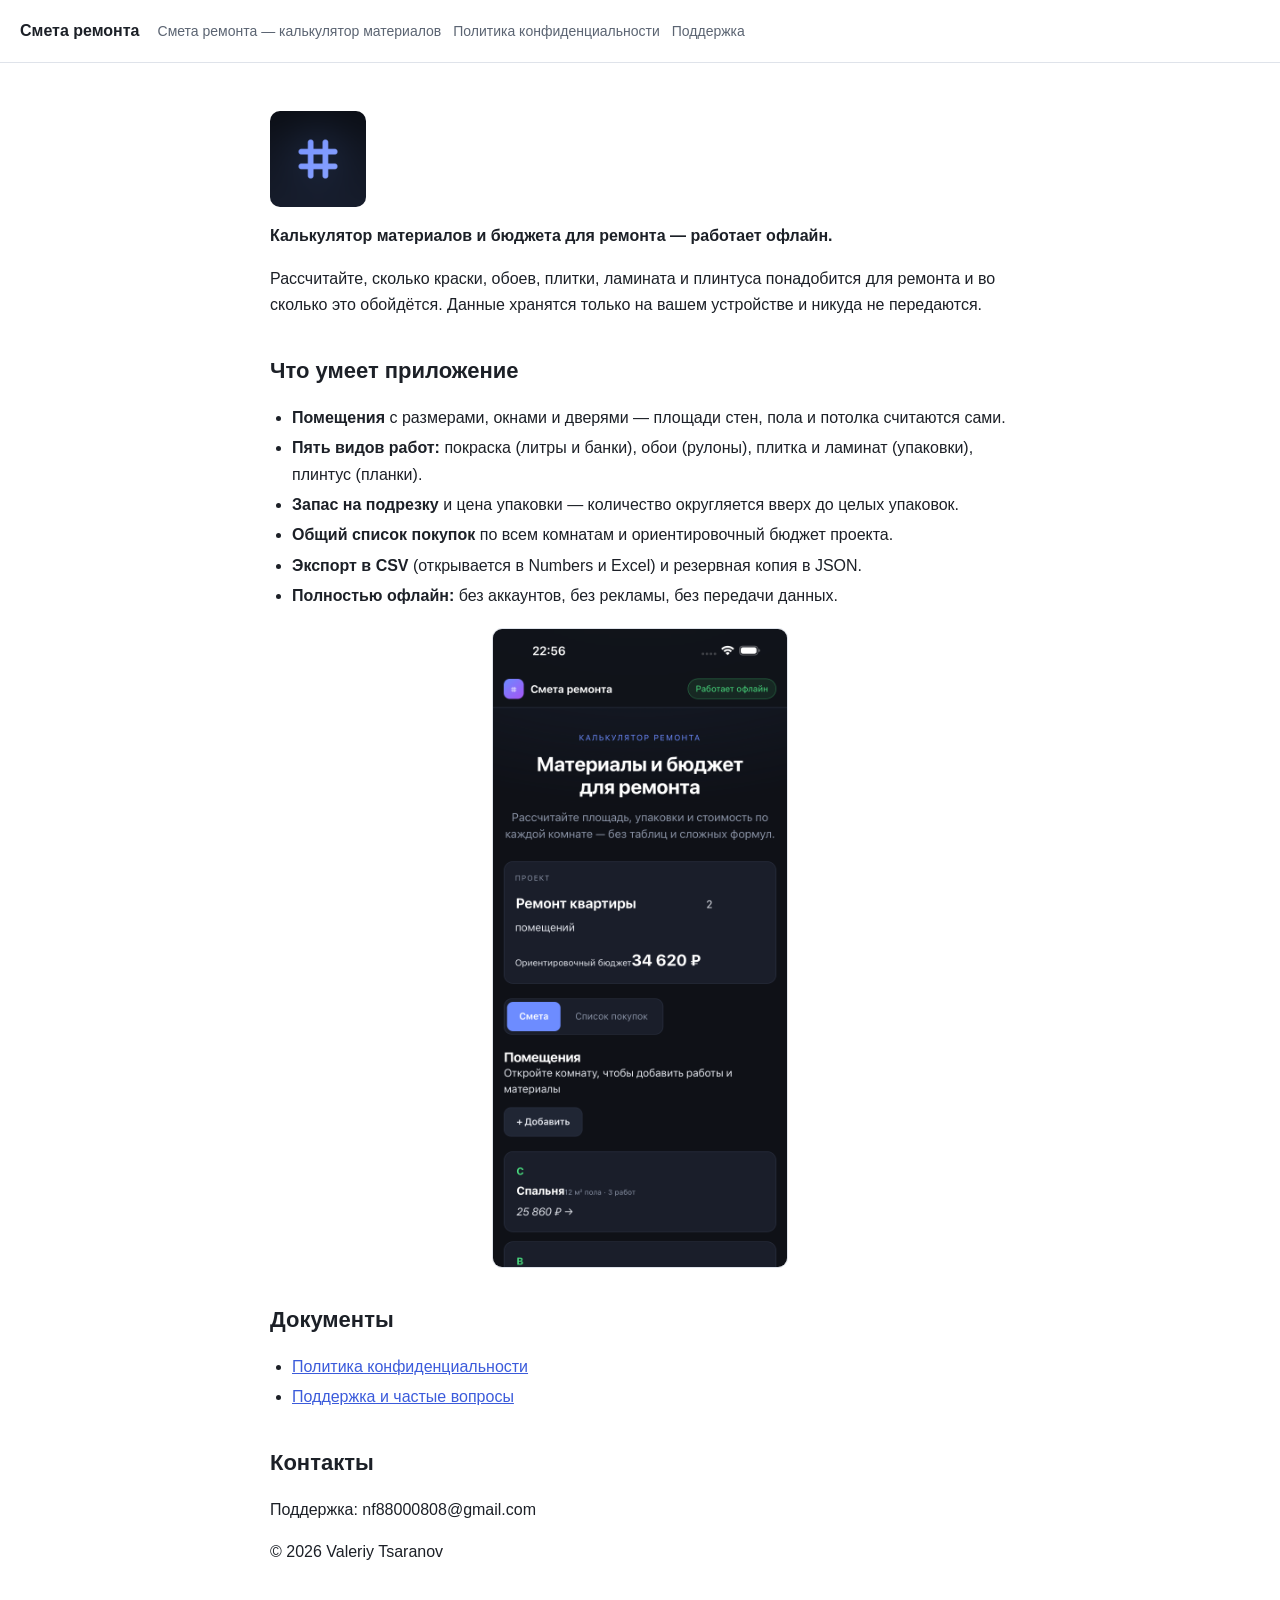
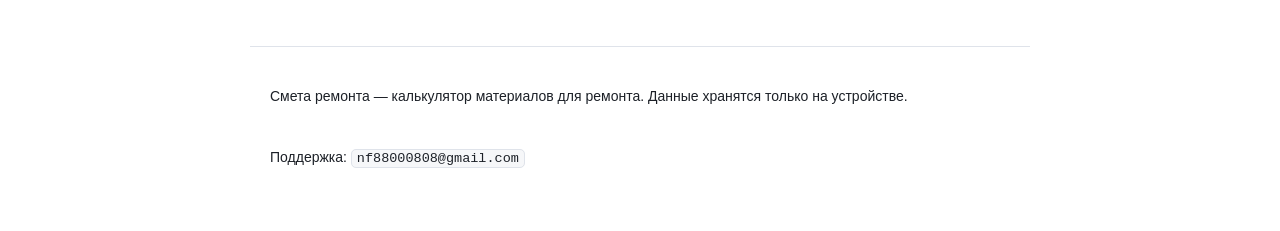
<file: index.html>
<!doctype html>
<html lang="ru">
<head>
<meta charset="utf-8">
<meta name="viewport" content="width=device-width, initial-scale=1">
<title>Смета ремонта — калькулятор материалов — Смета ремонта</title>
<meta name="description" content="Документы приложения «Смета ремонта»: политика конфиденциальности, поддержка, материалы для App Store.">
<link rel="stylesheet" href="style.css">
</head>
<body>
<header class="site">
  <a class="brand" href="index.html">Смета ремонта</a>
  <nav>
        <a href="index.html">Смета ремонта — калькулятор материалов</a>
        <a href="PRIVACY_POLICY.html">Политика конфиденциальности</a>
        <a href="SUPPORT.html">Поддержка</a>
  </nav>
</header>
<main>
<p><img src="icon.png" alt="Иконка приложения" loading="lazy"></p><p><strong>Калькулятор материалов и бюджета для ремонта — работает офлайн.</strong></p><p>Рассчитайте, сколько краски, обоев, плитки, ламината и плинтуса понадобится для ремонта и во сколько это обойдётся. Данные хранятся только на вашем устройстве и никуда не передаются.</p><h2 id="что-умеет-приложение">Что умеет приложение</h2><ul><li><strong>Помещения</strong> с размерами, окнами и дверями — площади стен, пола и потолка считаются сами.</li><li><strong>Пять видов работ:</strong> покраска (литры и банки), обои (рулоны), плитка и ламинат (упаковки), плинтус (планки).</li><li><strong>Запас на подрезку</strong> и цена упаковки — количество округляется вверх до целых упаковок.</li><li><strong>Общий список покупок</strong> по всем комнатам и ориентировочный бюджет проекта.</li><li><strong>Экспорт в CSV</strong> (открывается в Numbers и Excel) и резервная копия в JSON.</li><li><strong>Полностью офлайн:</strong> без аккаунтов, без рекламы, без передачи данных.</li></ul><p><img src="screenshot.png" alt="Экран приложения" loading="lazy"></p><h2 id="документы">Документы</h2><ul><li><a href="PRIVACY_POLICY.html">Политика конфиденциальности</a></li><li><a href="SUPPORT.html">Поддержка и частые вопросы</a></li></ul><h2 id="контакты">Контакты</h2><p>Поддержка: nf88000808@gmail.com</p><p>© 2026 Valeriy Tsaranov</p>
</main>
<footer class="site">
  <p>Смета ремонта — калькулятор материалов для ремонта. Данные хранятся только на устройстве.</p>
  <p>Поддержка: <code>nf88000808@gmail.com</code></p>
</footer>
</body>
</html>
</file>
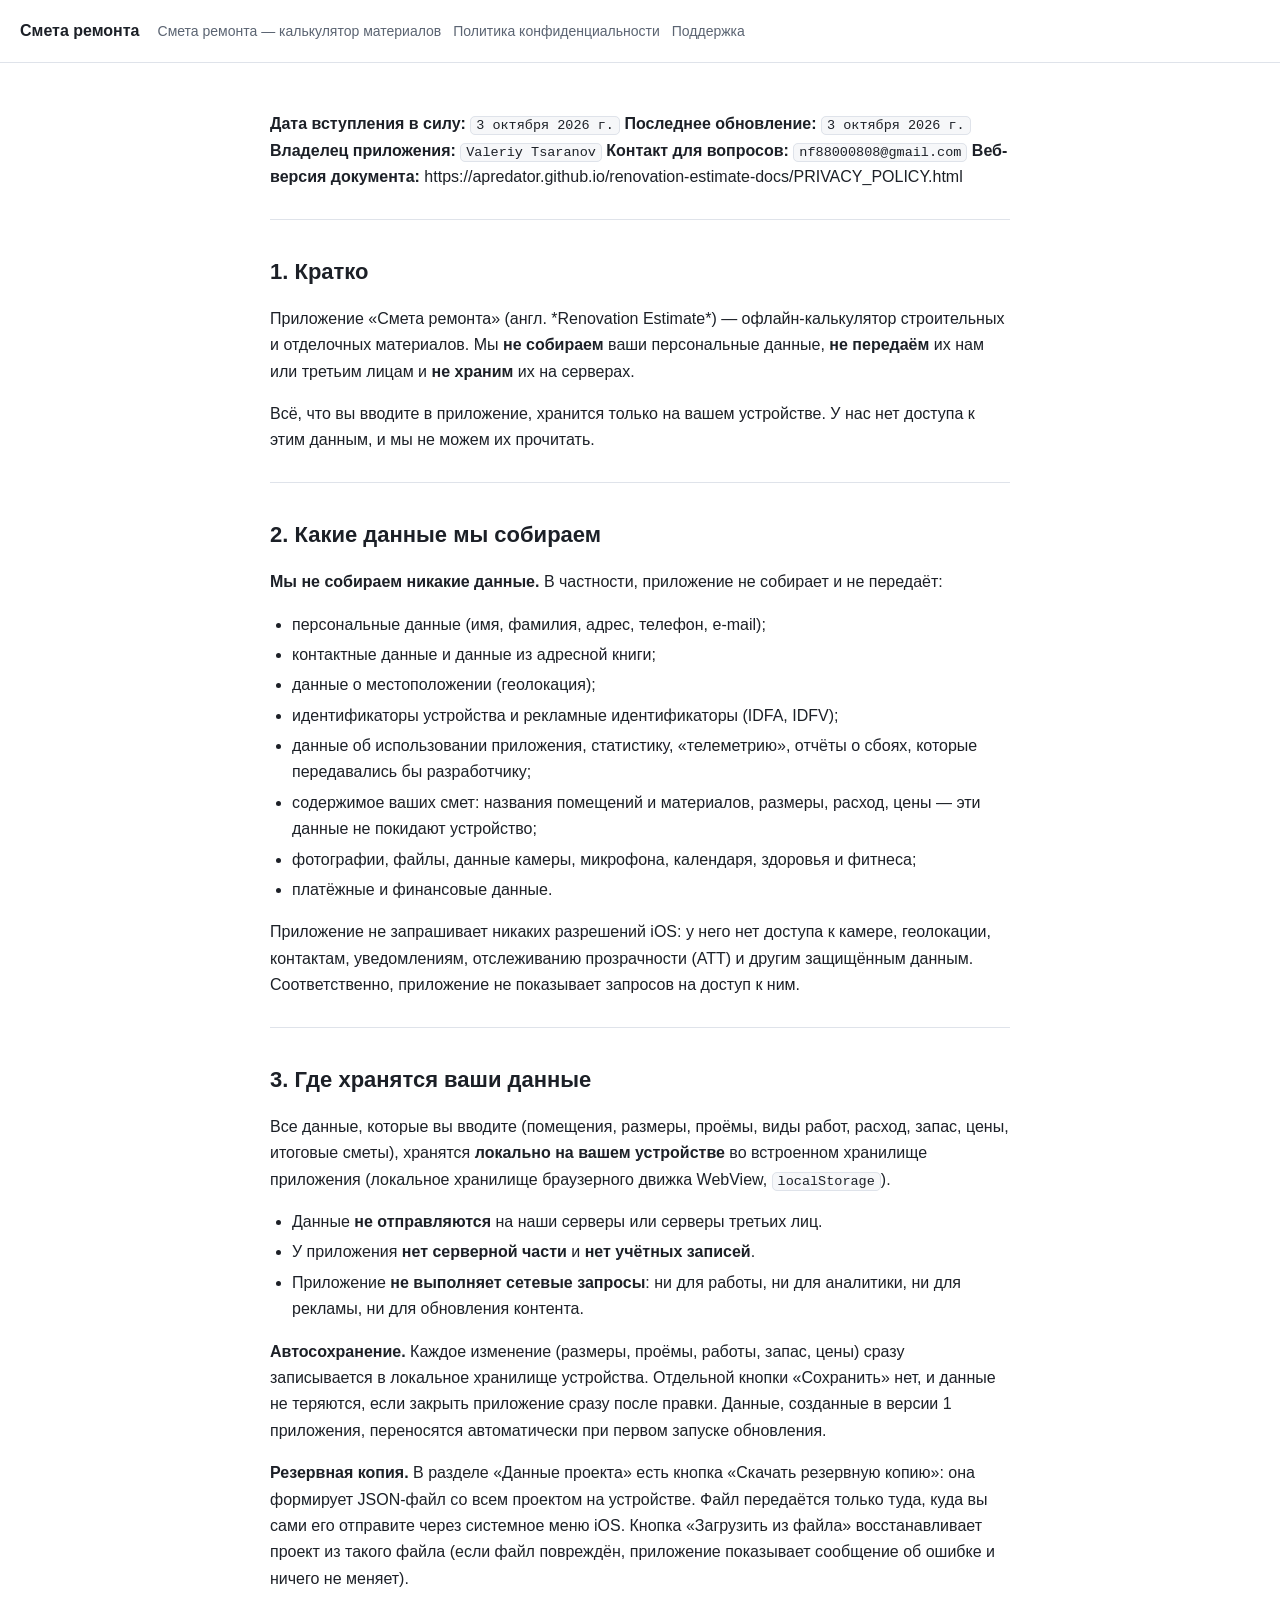
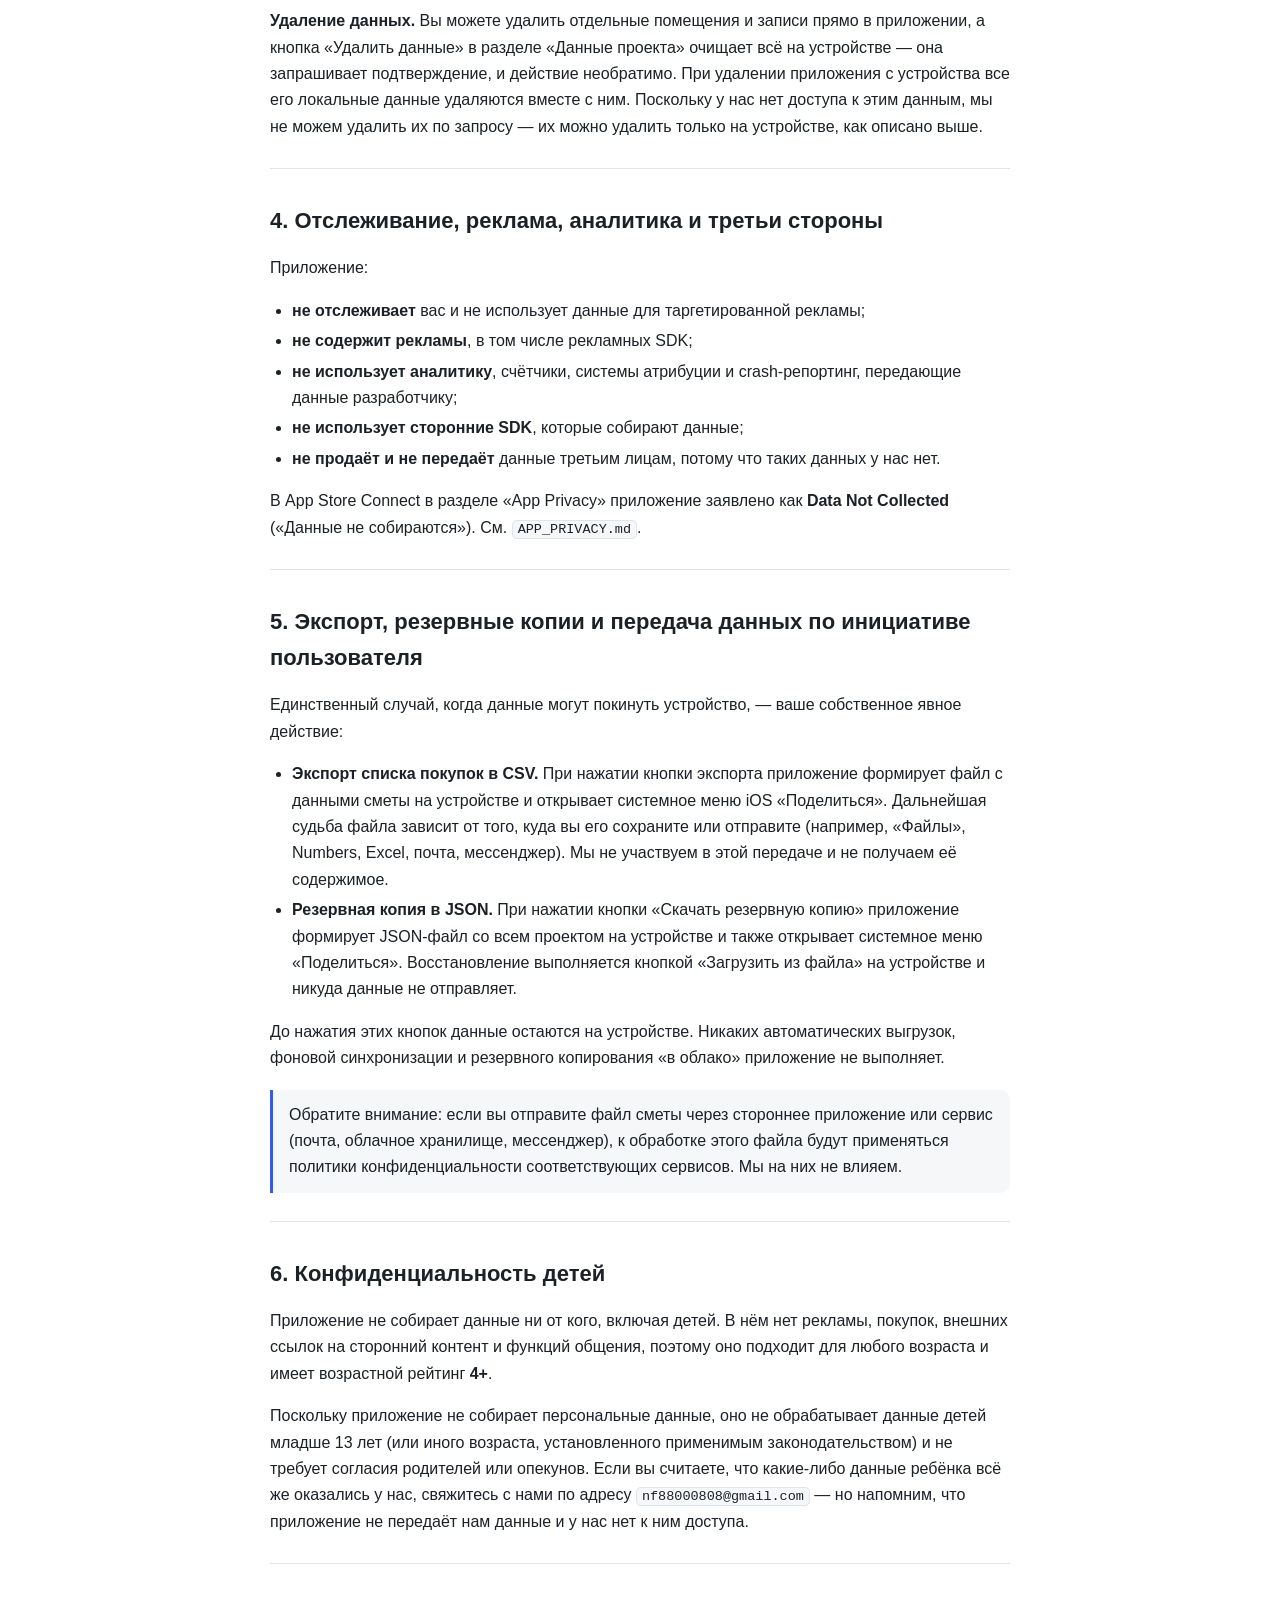
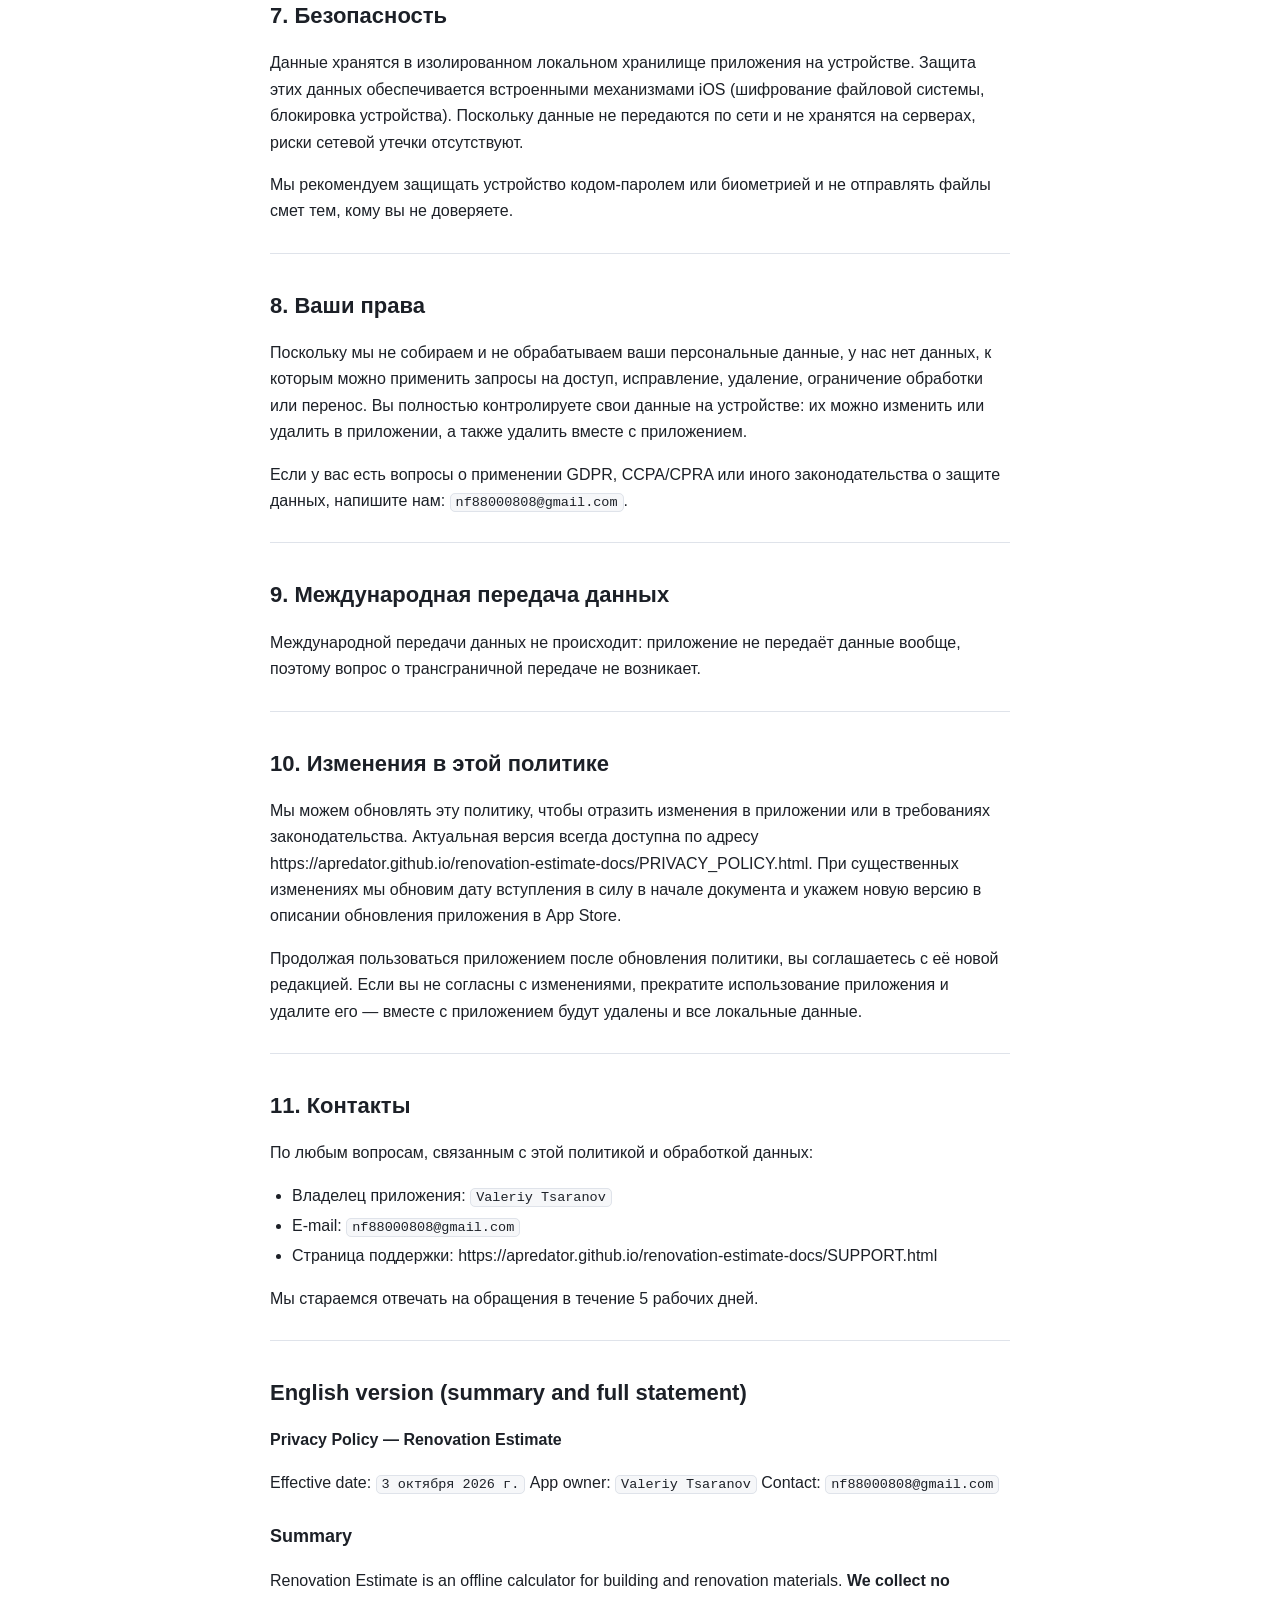
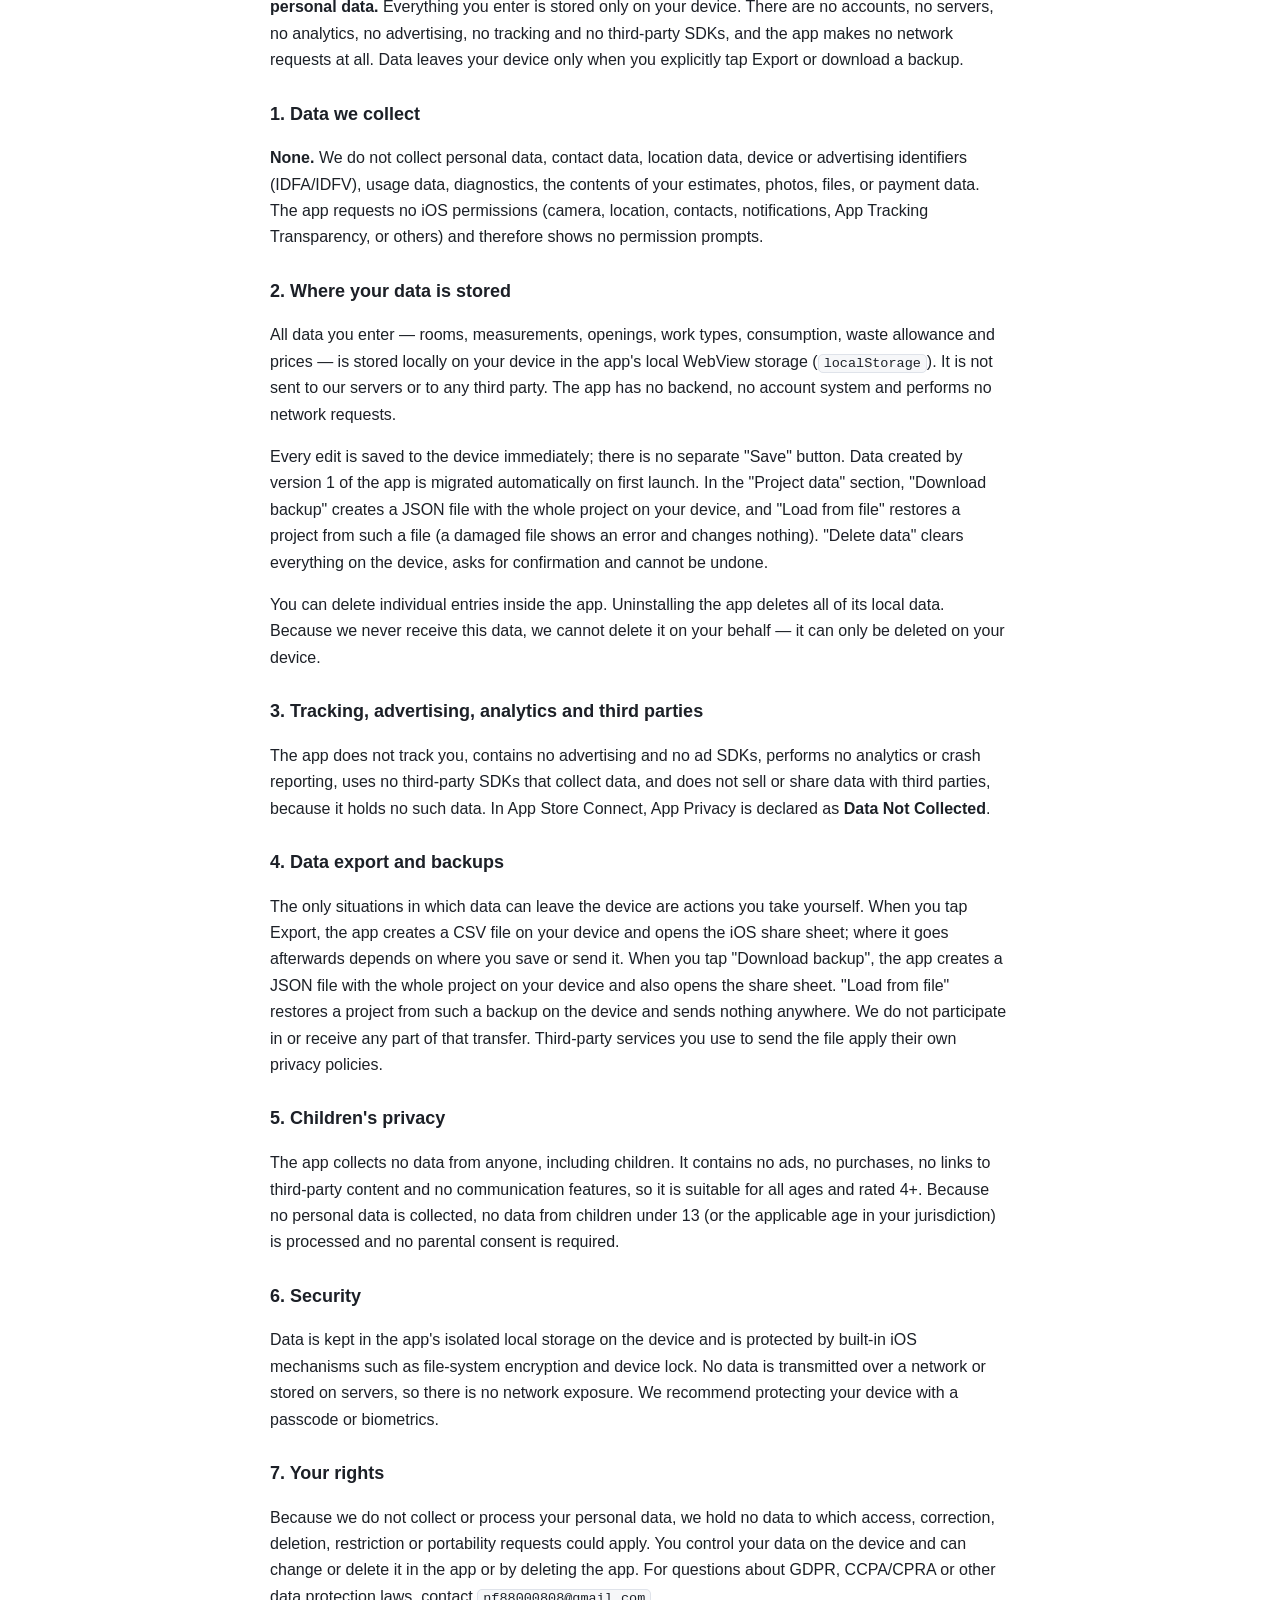
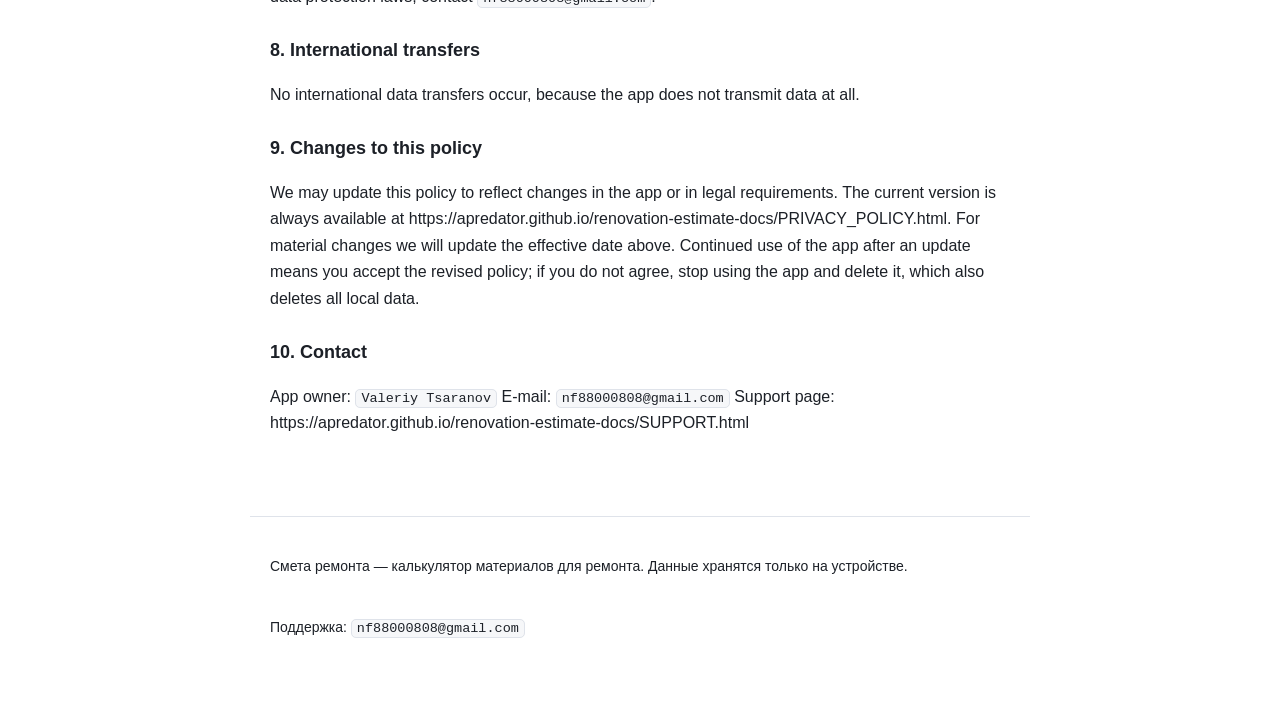
<file: PRIVACY_POLICY.html>
<!doctype html>
<html lang="ru">
<head>
<meta charset="utf-8">
<meta name="viewport" content="width=device-width, initial-scale=1">
<title>Политика конфиденциальности — Смета ремонта</title>
<meta name="description" content="Документы приложения «Смета ремонта»: политика конфиденциальности, поддержка, материалы для App Store.">
<link rel="stylesheet" href="style.css">
</head>
<body>
<header class="site">
  <a class="brand" href="index.html">Смета ремонта</a>
  <nav>
        <a href="index.html">Смета ремонта — калькулятор материалов</a>
        <a href="PRIVACY_POLICY.html">Политика конфиденциальности</a>
        <a href="SUPPORT.html">Поддержка</a>
  </nav>
</header>
<main>
<p><strong>Дата вступления в силу:</strong> <code>3 октября 2026 г.</code> <strong>Последнее обновление:</strong> <code>3 октября 2026 г.</code> <strong>Владелец приложения:</strong> <code>Valeriy Tsaranov</code> <strong>Контакт для вопросов:</strong> <code>nf88000808@gmail.com</code> <strong>Веб-версия документа:</strong> https://apredator.github.io/renovation-estimate-docs/PRIVACY_POLICY.html</p><hr><h2 id="1-кратко">1. Кратко</h2><p>Приложение «Смета ремонта» (англ. *Renovation Estimate*) — офлайн-калькулятор строительных и отделочных материалов. Мы <strong>не собираем</strong> ваши персональные данные, <strong>не передаём</strong> их нам или третьим лицам и <strong>не храним</strong> их на серверах.</p><p>Всё, что вы вводите в приложение, хранится только на вашем устройстве. У нас нет доступа к этим данным, и мы не можем их прочитать.</p><hr><h2 id="2-какие-данные-мы-собираем">2. Какие данные мы собираем</h2><p><strong>Мы не собираем никакие данные.</strong> В частности, приложение не собирает и не передаёт:</p><ul><li>персональные данные (имя, фамилия, адрес, телефон, e-mail);</li><li>контактные данные и данные из адресной книги;</li><li>данные о местоположении (геолокация);</li><li>идентификаторы устройства и рекламные идентификаторы (IDFA, IDFV);</li><li>данные об использовании приложения, статистику, «телеметрию», отчёты о сбоях, которые передавались бы разработчику;</li><li>содержимое ваших смет: названия помещений и материалов, размеры, расход, цены — эти данные не покидают устройство;</li><li>фотографии, файлы, данные камеры, микрофона, календаря, здоровья и фитнеса;</li><li>платёжные и финансовые данные.</li></ul><p>Приложение не запрашивает никаких разрешений iOS: у него нет доступа к камере, геолокации, контактам, уведомлениям, отслеживанию прозрачности (ATT) и другим защищённым данным. Соответственно, приложение не показывает запросов на доступ к ним.</p><hr><h2 id="3-где-хранятся-ваши-данные">3. Где хранятся ваши данные</h2><p>Все данные, которые вы вводите (помещения, размеры, проёмы, виды работ, расход, запас, цены, итоговые сметы), хранятся <strong>локально на вашем устройстве</strong> во встроенном хранилище приложения (локальное хранилище браузерного движка WebView, <code>localStorage</code>).</p><ul><li>Данные <strong>не отправляются</strong> на наши серверы или серверы третьих лиц.</li><li>У приложения <strong>нет серверной части</strong> и <strong>нет учётных записей</strong>.</li><li>Приложение <strong>не выполняет сетевые запросы</strong>: ни для работы, ни для аналитики, ни для рекламы, ни для обновления контента.</li></ul><p><strong>Автосохранение.</strong> Каждое изменение (размеры, проёмы, работы, запас, цены) сразу записывается в локальное хранилище устройства. Отдельной кнопки «Сохранить» нет, и данные не теряются, если закрыть приложение сразу после правки. Данные, созданные в версии 1 приложения, переносятся автоматически при первом запуске обновления.</p><p><strong>Резервная копия.</strong> В разделе «Данные проекта» есть кнопка «Скачать резервную копию»: она формирует JSON-файл со всем проектом на устройстве. Файл передаётся только туда, куда вы сами его отправите через системное меню iOS. Кнопка «Загрузить из файла» восстанавливает проект из такого файла (если файл повреждён, приложение показывает сообщение об ошибке и ничего не меняет).</p><p><strong>Удаление данных.</strong> Вы можете удалить отдельные помещения и записи прямо в приложении, а кнопка «Удалить данные» в разделе «Данные проекта» очищает всё на устройстве — она запрашивает подтверждение, и действие необратимо. При удалении приложения с устройства все его локальные данные удаляются вместе с ним. Поскольку у нас нет доступа к этим данным, мы не можем удалить их по запросу — их можно удалить только на устройстве, как описано выше.</p><hr><h2 id="4-отслеживание-реклама-аналитика-и-третьи-стороны">4. Отслеживание, реклама, аналитика и третьи стороны</h2><p>Приложение:</p><ul><li><strong>не отслеживает</strong> вас и не использует данные для таргетированной рекламы;</li><li><strong>не содержит рекламы</strong>, в том числе рекламных SDK;</li><li><strong>не использует аналитику</strong>, счётчики, системы атрибуции и crash-репортинг, передающие данные разработчику;</li><li><strong>не использует сторонние SDK</strong>, которые собирают данные;</li><li><strong>не продаёт и не передаёт</strong> данные третьим лицам, потому что таких данных у нас нет.</li></ul><p>В App Store Connect в разделе «App Privacy» приложение заявлено как <strong>Data Not Collected</strong> («Данные не собираются»). См. <code>APP_PRIVACY.md</code>.</p><hr><h2 id="5-экспорт-резервные-копии-и-передача-данных-по-инициативе-пользователя">5. Экспорт, резервные копии и передача данных по инициативе пользователя</h2><p>Единственный случай, когда данные могут покинуть устройство, — ваше собственное явное действие:</p><ul><li><strong>Экспорт списка покупок в CSV.</strong> При нажатии кнопки экспорта приложение формирует файл с данными сметы на устройстве и открывает системное меню iOS «Поделиться». Дальнейшая судьба файла зависит от того, куда вы его сохраните или отправите (например, «Файлы», Numbers, Excel, почта, мессенджер). Мы не участвуем в этой передаче и не получаем её содержимое.</li><li><strong>Резервная копия в JSON.</strong> При нажатии кнопки «Скачать резервную копию» приложение формирует JSON-файл со всем проектом на устройстве и также открывает системное меню «Поделиться». Восстановление выполняется кнопкой «Загрузить из файла» на устройстве и никуда данные не отправляет.</li></ul><p>До нажатия этих кнопок данные остаются на устройстве. Никаких автоматических выгрузок, фоновой синхронизации и резервного копирования «в облако» приложение не выполняет.</p><blockquote><p>Обратите внимание: если вы отправите файл сметы через стороннее приложение или сервис (почта, облачное хранилище, мессенджер), к обработке этого файла будут применяться политики конфиденциальности соответствующих сервисов. Мы на них не влияем.</p></blockquote><hr><h2 id="6-конфиденциальность-детей">6. Конфиденциальность детей</h2><p>Приложение не собирает данные ни от кого, включая детей. В нём нет рекламы, покупок, внешних ссылок на сторонний контент и функций общения, поэтому оно подходит для любого возраста и имеет возрастной рейтинг <strong>4+</strong>.</p><p>Поскольку приложение не собирает персональные данные, оно не обрабатывает данные детей младше 13 лет (или иного возраста, установленного применимым законодательством) и не требует согласия родителей или опекунов. Если вы считаете, что какие-либо данные ребёнка всё же оказались у нас, свяжитесь с нами по адресу <code>nf88000808@gmail.com</code> — но напомним, что приложение не передаёт нам данные и у нас нет к ним доступа.</p><hr><h2 id="7-безопасность">7. Безопасность</h2><p>Данные хранятся в изолированном локальном хранилище приложения на устройстве. Защита этих данных обеспечивается встроенными механизмами iOS (шифрование файловой системы, блокировка устройства). Поскольку данные не передаются по сети и не хранятся на серверах, риски сетевой утечки отсутствуют.</p><p>Мы рекомендуем защищать устройство кодом-паролем или биометрией и не отправлять файлы смет тем, кому вы не доверяете.</p><hr><h2 id="8-ваши-права">8. Ваши права</h2><p>Поскольку мы не собираем и не обрабатываем ваши персональные данные, у нас нет данных, к которым можно применить запросы на доступ, исправление, удаление, ограничение обработки или перенос. Вы полностью контролируете свои данные на устройстве: их можно изменить или удалить в приложении, а также удалить вместе с приложением.</p><p>Если у вас есть вопросы о применении GDPR, CCPA/CPRA или иного законодательства о защите данных, напишите нам: <code>nf88000808@gmail.com</code>.</p><hr><h2 id="9-международная-передача-данных">9. Международная передача данных</h2><p>Международной передачи данных не происходит: приложение не передаёт данные вообще, поэтому вопрос о трансграничной передаче не возникает.</p><hr><h2 id="10-изменения-в-этой-политике">10. Изменения в этой политике</h2><p>Мы можем обновлять эту политику, чтобы отразить изменения в приложении или в требованиях законодательства. Актуальная версия всегда доступна по адресу https://apredator.github.io/renovation-estimate-docs/PRIVACY_POLICY.html. При существенных изменениях мы обновим дату вступления в силу в начале документа и укажем новую версию в описании обновления приложения в App Store.</p><p>Продолжая пользоваться приложением после обновления политики, вы соглашаетесь с её новой редакцией. Если вы не согласны с изменениями, прекратите использование приложения и удалите его — вместе с приложением будут удалены и все локальные данные.</p><hr><h2 id="11-контакты">11. Контакты</h2><p>По любым вопросам, связанным с этой политикой и обработкой данных:</p><ul><li>Владелец приложения: <code>Valeriy Tsaranov</code></li><li>E-mail: <code>nf88000808@gmail.com</code></li><li>Страница поддержки: https://apredator.github.io/renovation-estimate-docs/SUPPORT.html</li></ul><p>Мы стараемся отвечать на обращения в течение 5 рабочих дней.</p><hr><h2 id="english-version-summary-and-full-statement">English version (summary and full statement)</h2><p><strong>Privacy Policy — Renovation Estimate</strong></p><p>Effective date: <code>3 октября 2026 г.</code> App owner: <code>Valeriy Tsaranov</code> Contact: <code>nf88000808@gmail.com</code></p><h3 id="summary">Summary</h3><p>Renovation Estimate is an offline calculator for building and renovation materials. <strong>We collect no personal data.</strong> Everything you enter is stored only on your device. There are no accounts, no servers, no analytics, no advertising, no tracking and no third-party SDKs, and the app makes no network requests at all. Data leaves your device only when you explicitly tap Export or download a backup.</p><h3 id="1-data-we-collect">1. Data we collect</h3><p><strong>None.</strong> We do not collect personal data, contact data, location data, device or advertising identifiers (IDFA/IDFV), usage data, diagnostics, the contents of your estimates, photos, files, or payment data. The app requests no iOS permissions (camera, location, contacts, notifications, App Tracking Transparency, or others) and therefore shows no permission prompts.</p><h3 id="2-where-your-data-is-stored">2. Where your data is stored</h3><p>All data you enter — rooms, measurements, openings, work types, consumption, waste allowance and prices — is stored locally on your device in the app's local WebView storage (<code>localStorage</code>). It is not sent to our servers or to any third party. The app has no backend, no account system and performs no network requests.</p><p>Every edit is saved to the device immediately; there is no separate "Save" button. Data created by version 1 of the app is migrated automatically on first launch. In the "Project data" section, "Download backup" creates a JSON file with the whole project on your device, and "Load from file" restores a project from such a file (a damaged file shows an error and changes nothing). "Delete data" clears everything on the device, asks for confirmation and cannot be undone.</p><p>You can delete individual entries inside the app. Uninstalling the app deletes all of its local data. Because we never receive this data, we cannot delete it on your behalf — it can only be deleted on your device.</p><h3 id="3-tracking-advertising-analytics-and-third-parties">3. Tracking, advertising, analytics and third parties</h3><p>The app does not track you, contains no advertising and no ad SDKs, performs no analytics or crash reporting, uses no third-party SDKs that collect data, and does not sell or share data with third parties, because it holds no such data. In App Store Connect, App Privacy is declared as <strong>Data Not Collected</strong>.</p><h3 id="4-data-export-and-backups">4. Data export and backups</h3><p>The only situations in which data can leave the device are actions you take yourself. When you tap Export, the app creates a CSV file on your device and opens the iOS share sheet; where it goes afterwards depends on where you save or send it. When you tap "Download backup", the app creates a JSON file with the whole project on your device and also opens the share sheet. "Load from file" restores a project from such a backup on the device and sends nothing anywhere. We do not participate in or receive any part of that transfer. Third-party services you use to send the file apply their own privacy policies.</p><h3 id="5-children-s-privacy">5. Children's privacy</h3><p>The app collects no data from anyone, including children. It contains no ads, no purchases, no links to third-party content and no communication features, so it is suitable for all ages and rated 4+. Because no personal data is collected, no data from children under 13 (or the applicable age in your jurisdiction) is processed and no parental consent is required.</p><h3 id="6-security">6. Security</h3><p>Data is kept in the app's isolated local storage on the device and is protected by built-in iOS mechanisms such as file-system encryption and device lock. No data is transmitted over a network or stored on servers, so there is no network exposure. We recommend protecting your device with a passcode or biometrics.</p><h3 id="7-your-rights">7. Your rights</h3><p>Because we do not collect or process your personal data, we hold no data to which access, correction, deletion, restriction or portability requests could apply. You control your data on the device and can change or delete it in the app or by deleting the app. For questions about GDPR, CCPA/CPRA or other data protection laws, contact <code>nf88000808@gmail.com</code>.</p><h3 id="8-international-transfers">8. International transfers</h3><p>No international data transfers occur, because the app does not transmit data at all.</p><h3 id="9-changes-to-this-policy">9. Changes to this policy</h3><p>We may update this policy to reflect changes in the app or in legal requirements. The current version is always available at https://apredator.github.io/renovation-estimate-docs/PRIVACY_POLICY.html. For material changes we will update the effective date above. Continued use of the app after an update means you accept the revised policy; if you do not agree, stop using the app and delete it, which also deletes all local data.</p><h3 id="10-contact">10. Contact</h3><p>App owner: <code>Valeriy Tsaranov</code> E-mail: <code>nf88000808@gmail.com</code> Support page: https://apredator.github.io/renovation-estimate-docs/SUPPORT.html</p>
</main>
<footer class="site">
  <p>Смета ремонта — калькулятор материалов для ремонта. Данные хранятся только на устройстве.</p>
  <p>Поддержка: <code>nf88000808@gmail.com</code></p>
</footer>
</body>
</html>
</file>
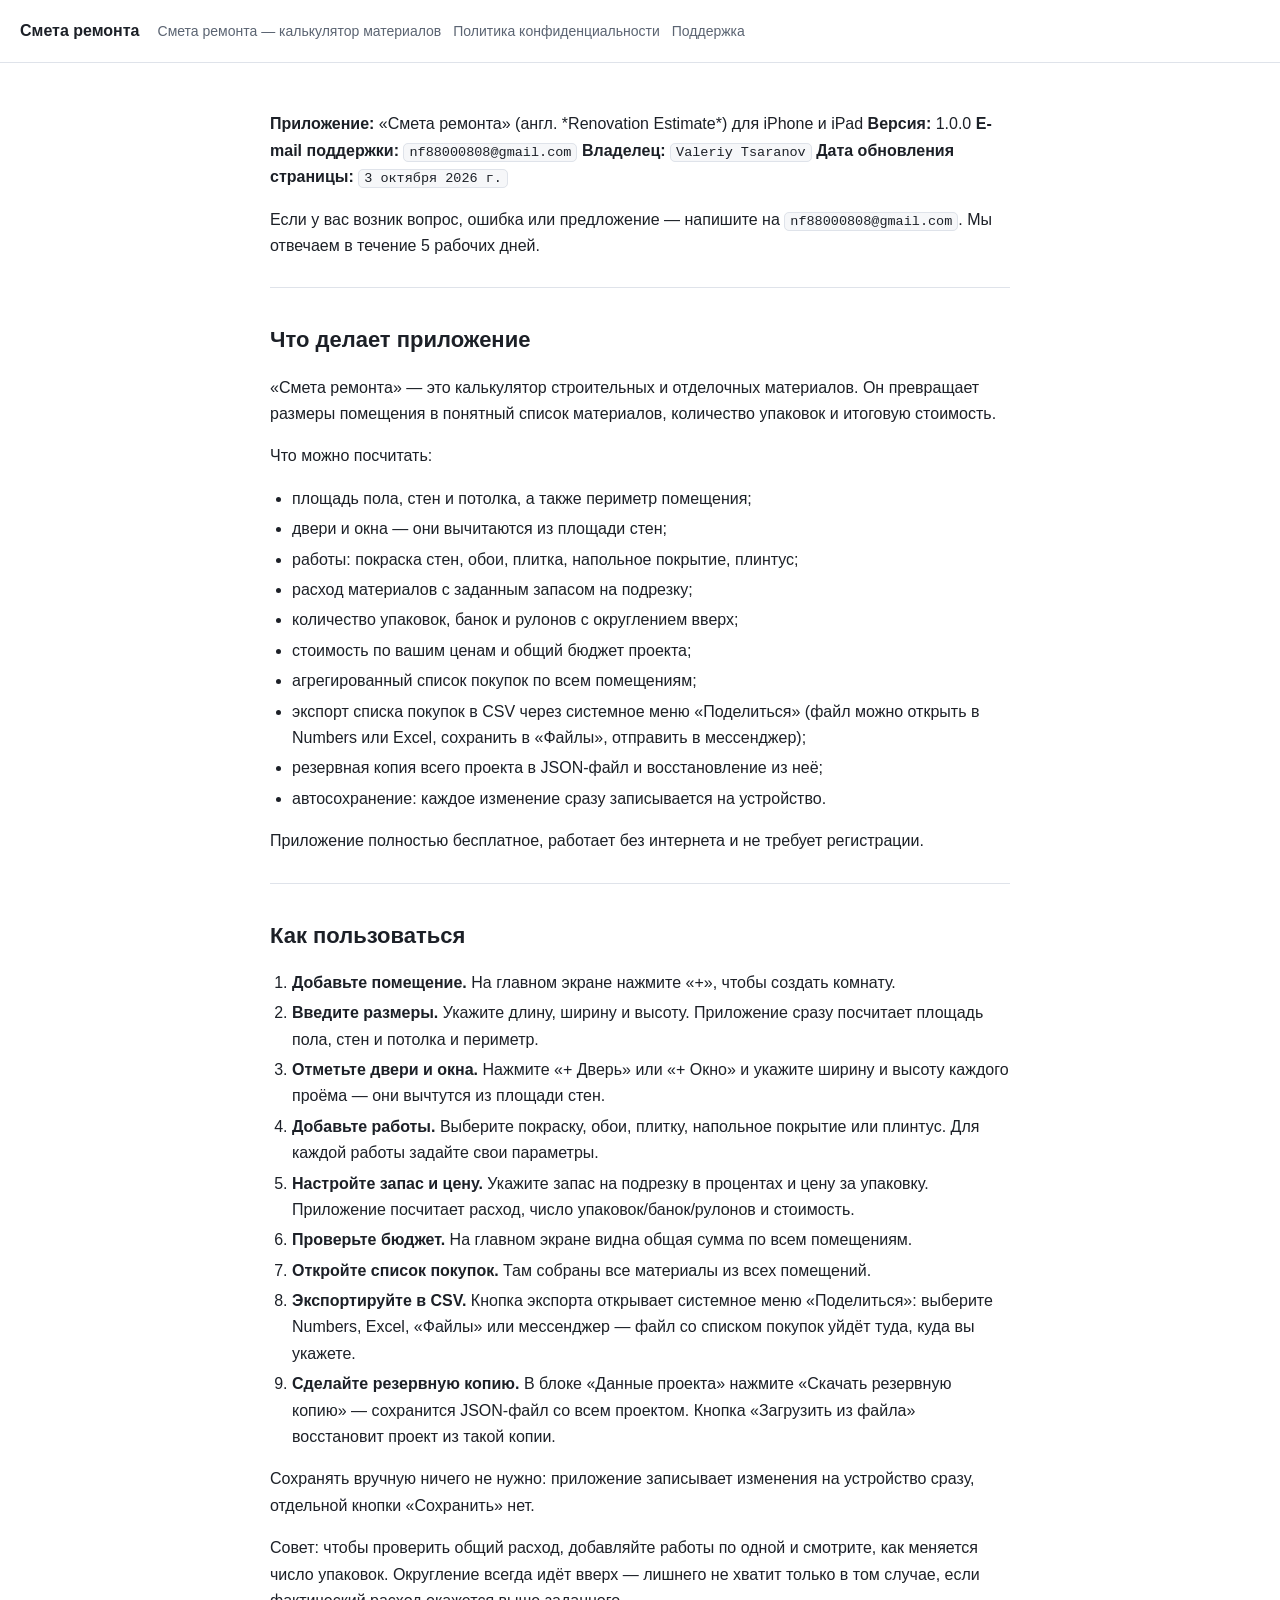
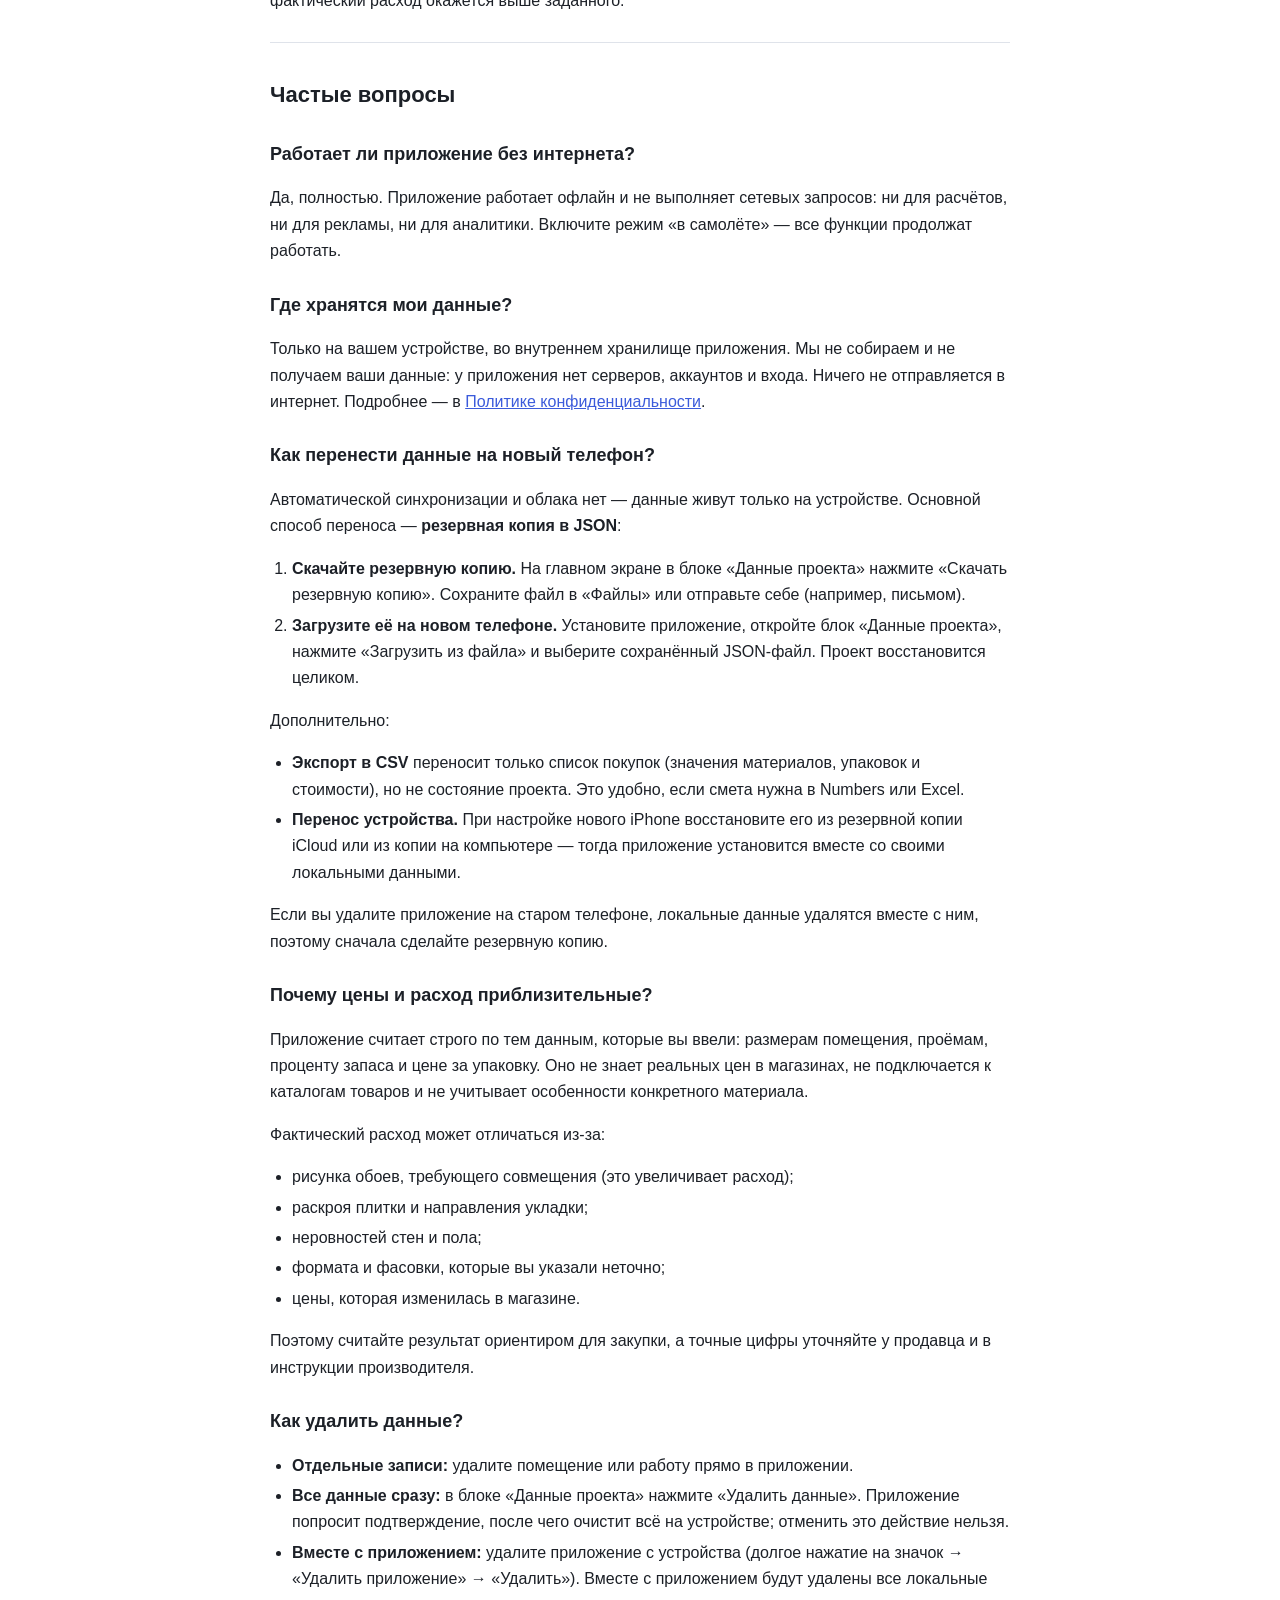
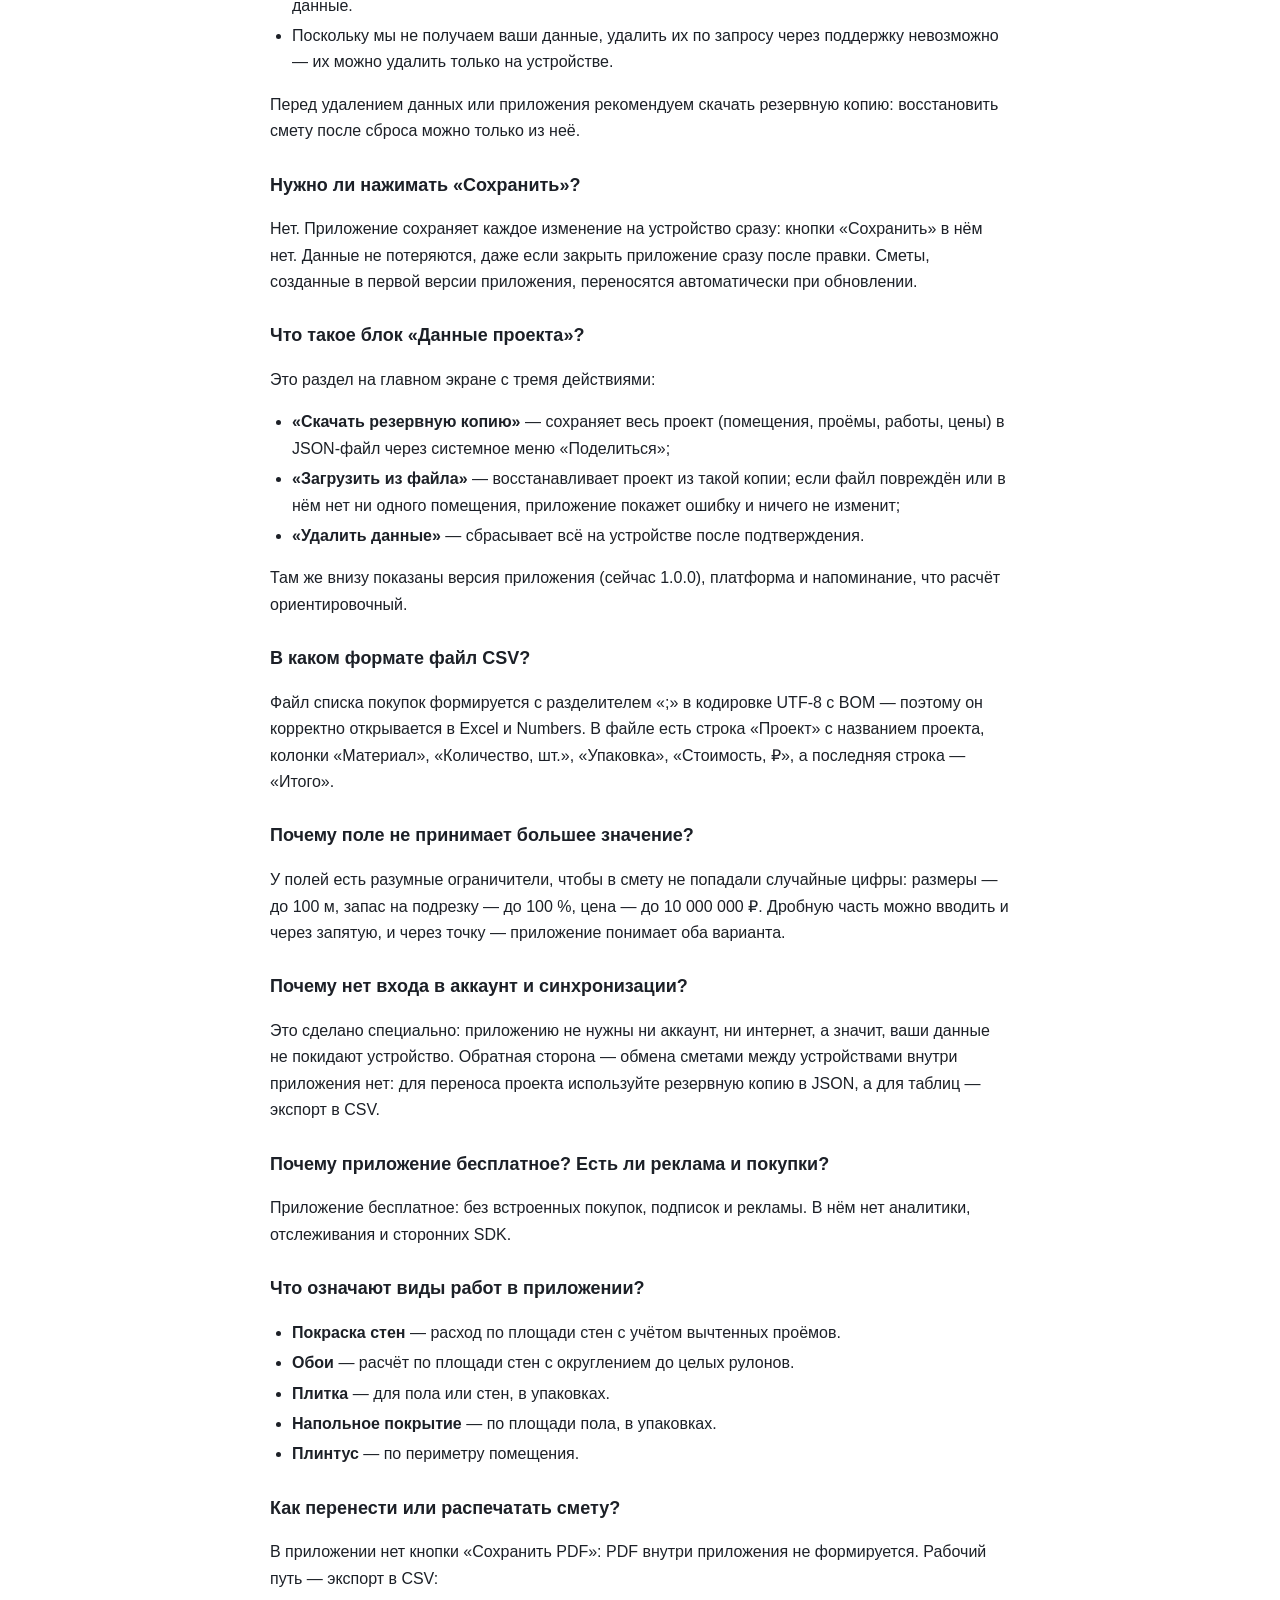
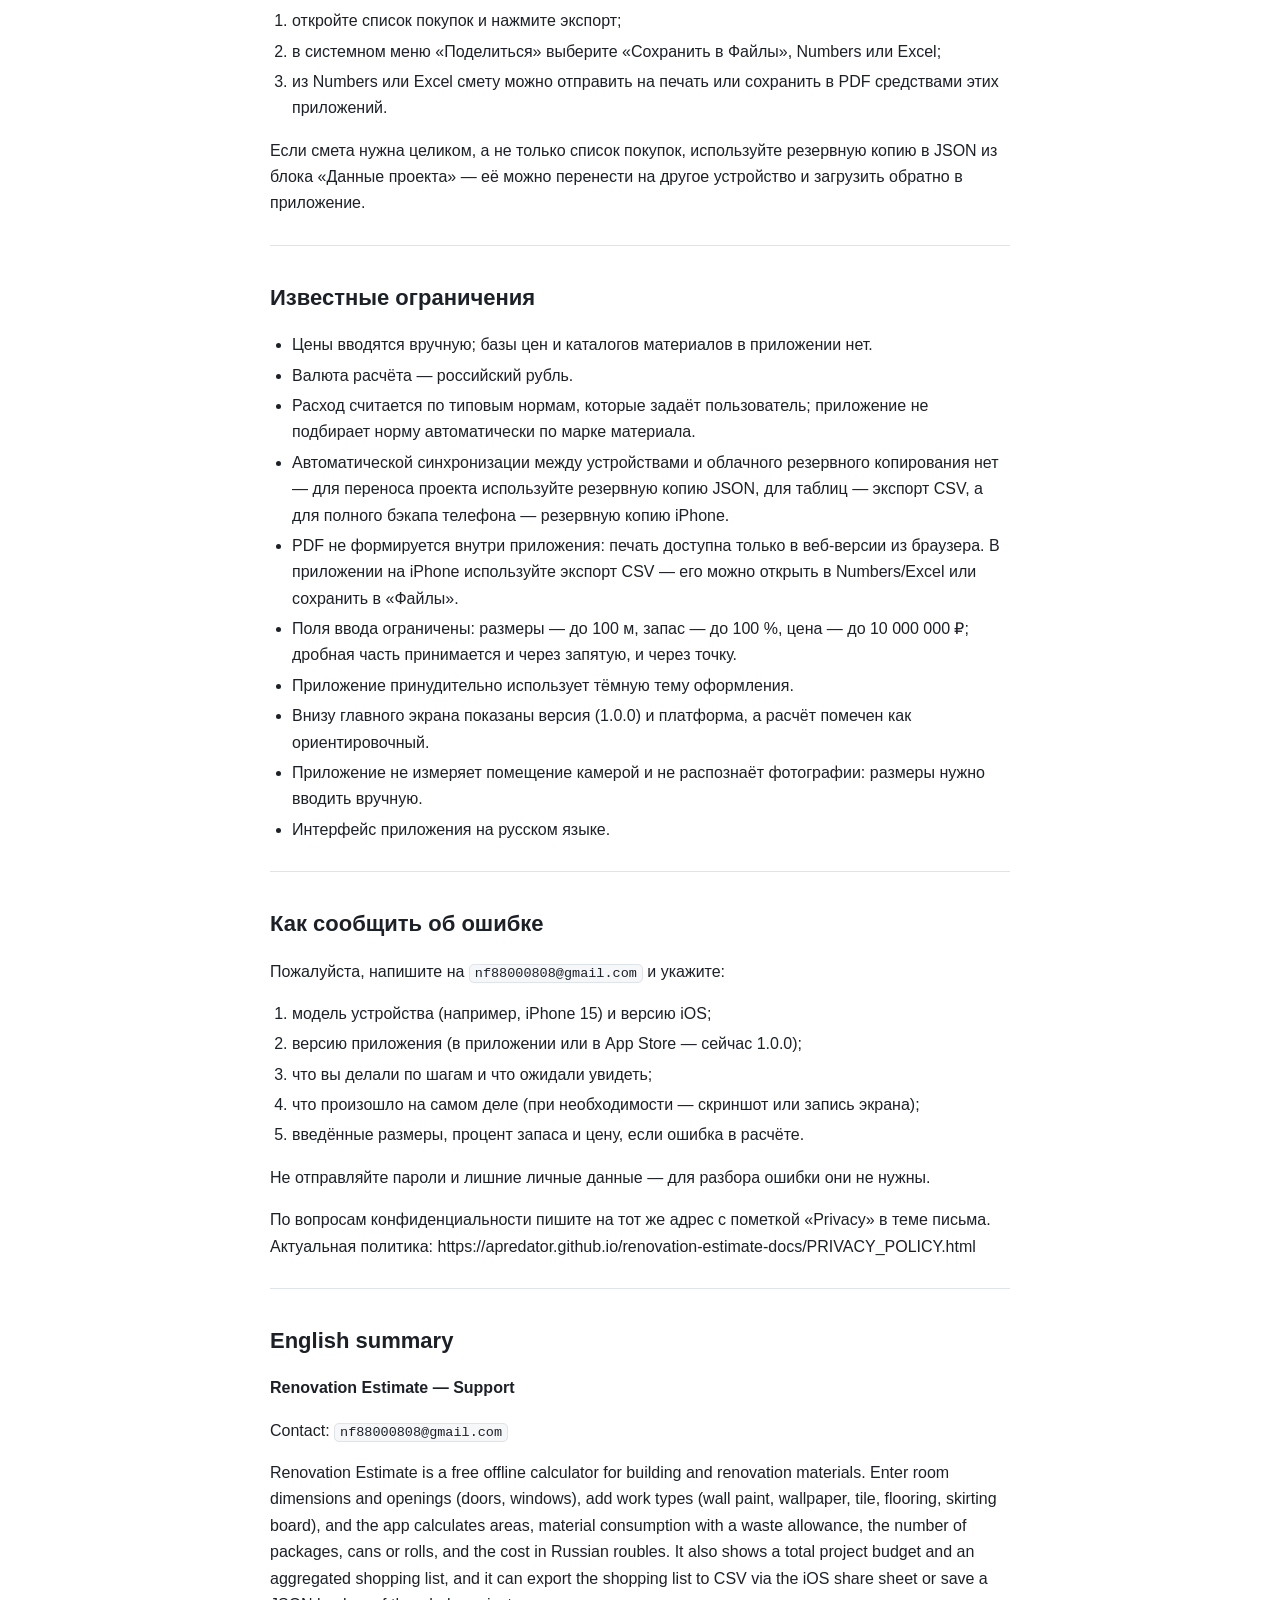
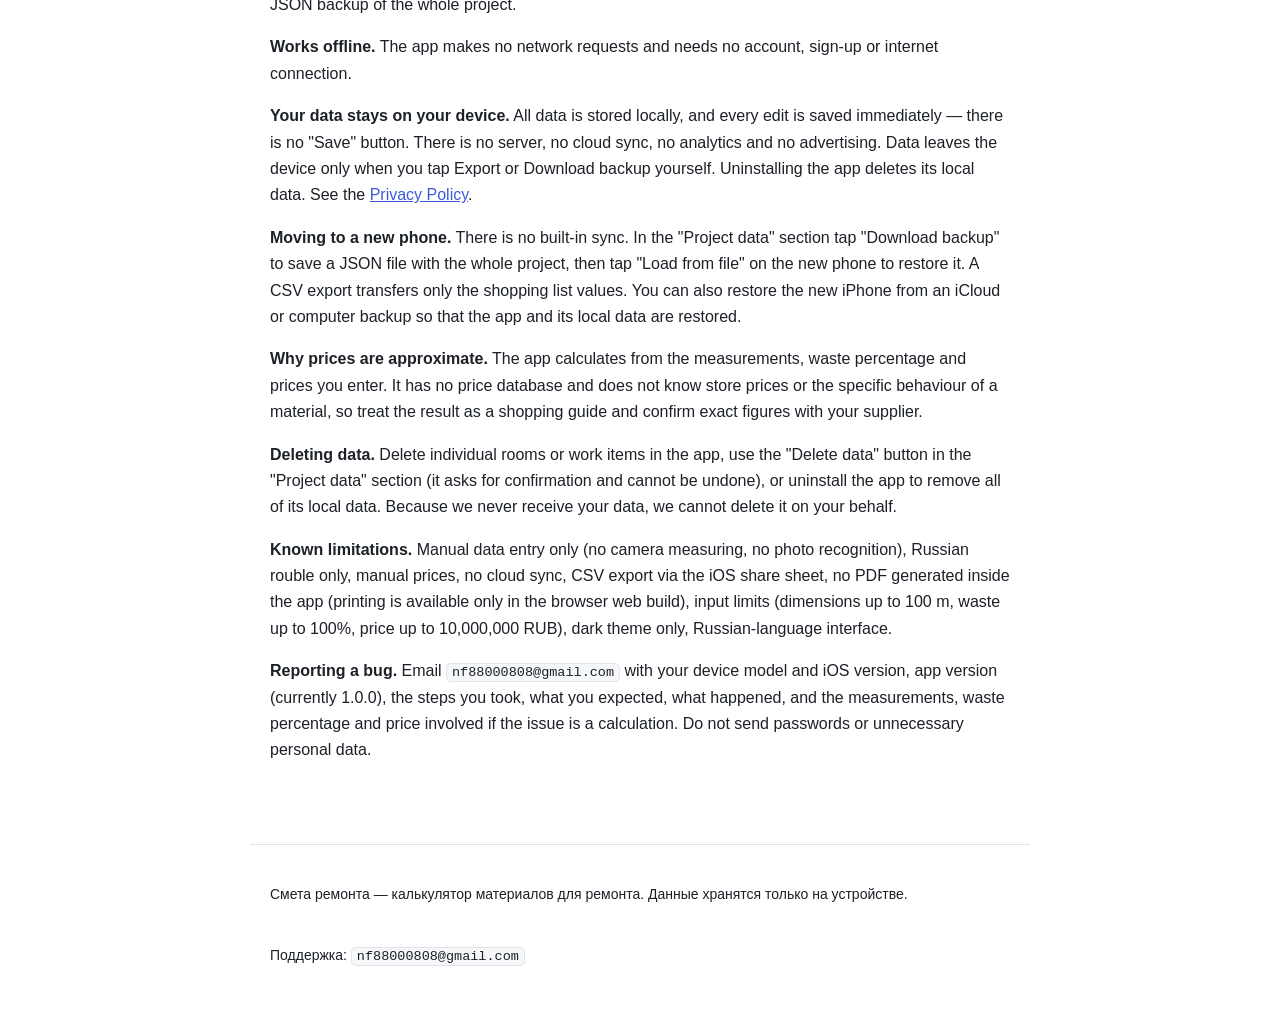
<file: SUPPORT.html>
<!doctype html>
<html lang="ru">
<head>
<meta charset="utf-8">
<meta name="viewport" content="width=device-width, initial-scale=1">
<title>Поддержка — Смета ремонта</title>
<meta name="description" content="Документы приложения «Смета ремонта»: политика конфиденциальности, поддержка, материалы для App Store.">
<link rel="stylesheet" href="style.css">
</head>
<body>
<header class="site">
  <a class="brand" href="index.html">Смета ремонта</a>
  <nav>
        <a href="index.html">Смета ремонта — калькулятор материалов</a>
        <a href="PRIVACY_POLICY.html">Политика конфиденциальности</a>
        <a href="SUPPORT.html">Поддержка</a>
  </nav>
</header>
<main>
<p><strong>Приложение:</strong> «Смета ремонта» (англ. *Renovation Estimate*) для iPhone и iPad <strong>Версия:</strong> 1.0.0 <strong>E-mail поддержки:</strong> <code>nf88000808@gmail.com</code> <strong>Владелец:</strong> <code>Valeriy Tsaranov</code> <strong>Дата обновления страницы:</strong> <code>3 октября 2026 г.</code></p><p>Если у вас возник вопрос, ошибка или предложение — напишите на <code>nf88000808@gmail.com</code>. Мы отвечаем в течение 5 рабочих дней.</p><hr><h2 id="что-делает-приложение">Что делает приложение</h2><p>«Смета ремонта» — это калькулятор строительных и отделочных материалов. Он превращает размеры помещения в понятный список материалов, количество упаковок и итоговую стоимость.</p><p>Что можно посчитать:</p><ul><li>площадь пола, стен и потолка, а также периметр помещения;</li><li>двери и окна — они вычитаются из площади стен;</li><li>работы: покраска стен, обои, плитка, напольное покрытие, плинтус;</li><li>расход материалов с заданным запасом на подрезку;</li><li>количество упаковок, банок и рулонов с округлением вверх;</li><li>стоимость по вашим ценам и общий бюджет проекта;</li><li>агрегированный список покупок по всем помещениям;</li><li>экспорт списка покупок в CSV через системное меню «Поделиться» (файл можно открыть в Numbers или Excel, сохранить в «Файлы», отправить в мессенджер);</li><li>резервная копия всего проекта в JSON-файл и восстановление из неё;</li><li>автосохранение: каждое изменение сразу записывается на устройство.</li></ul><p>Приложение полностью бесплатное, работает без интернета и не требует регистрации.</p><hr><h2 id="как-пользоваться">Как пользоваться</h2><ol><li><strong>Добавьте помещение.</strong> На главном экране нажмите «+», чтобы создать комнату.</li><li><strong>Введите размеры.</strong> Укажите длину, ширину и высоту. Приложение сразу посчитает площадь пола, стен и потолка и периметр.</li><li><strong>Отметьте двери и окна.</strong> Нажмите «+ Дверь» или «+ Окно» и укажите ширину и высоту каждого проёма — они вычтутся из площади стен.</li><li><strong>Добавьте работы.</strong> Выберите покраску, обои, плитку, напольное покрытие или плинтус. Для каждой работы задайте свои параметры.</li><li><strong>Настройте запас и цену.</strong> Укажите запас на подрезку в процентах и цену за упаковку. Приложение посчитает расход, число упаковок/банок/рулонов и стоимость.</li><li><strong>Проверьте бюджет.</strong> На главном экране видна общая сумма по всем помещениям.</li><li><strong>Откройте список покупок.</strong> Там собраны все материалы из всех помещений.</li><li><strong>Экспортируйте в CSV.</strong> Кнопка экспорта открывает системное меню «Поделиться»: выберите Numbers, Excel, «Файлы» или мессенджер — файл со списком покупок уйдёт туда, куда вы укажете.</li><li><strong>Сделайте резервную копию.</strong> В блоке «Данные проекта» нажмите «Скачать резервную копию» — сохранится JSON-файл со всем проектом. Кнопка «Загрузить из файла» восстановит проект из такой копии.</li></ol><p>Сохранять вручную ничего не нужно: приложение записывает изменения на устройство сразу, отдельной кнопки «Сохранить» нет.</p><p>Совет: чтобы проверить общий расход, добавляйте работы по одной и смотрите, как меняется число упаковок. Округление всегда идёт вверх — лишнего не хватит только в том случае, если фактический расход окажется выше заданного.</p><hr><h2 id="частые-вопросы">Частые вопросы</h2><h3 id="работает-ли-приложение-без-интернета">Работает ли приложение без интернета?</h3><p>Да, полностью. Приложение работает офлайн и не выполняет сетевых запросов: ни для расчётов, ни для рекламы, ни для аналитики. Включите режим «в самолёте» — все функции продолжат работать.</p><h3 id="где-хранятся-мои-данные">Где хранятся мои данные?</h3><p>Только на вашем устройстве, во внутреннем хранилище приложения. Мы не собираем и не получаем ваши данные: у приложения нет серверов, аккаунтов и входа. Ничего не отправляется в интернет. Подробнее — в <a href="https://apredator.github.io/renovation-estimate-docs/PRIVACY_POLICY.html" target="_blank" rel="noopener">Политике конфиденциальности</a>.</p><h3 id="как-перенести-данные-на-новый-телефон">Как перенести данные на новый телефон?</h3><p>Автоматической синхронизации и облака нет — данные живут только на устройстве. Основной способ переноса — <strong>резервная копия в JSON</strong>:</p><ol><li><strong>Скачайте резервную копию.</strong> На главном экране в блоке «Данные проекта» нажмите «Скачать резервную копию». Сохраните файл в «Файлы» или отправьте себе (например, письмом).</li><li><strong>Загрузите её на новом телефоне.</strong> Установите приложение, откройте блок «Данные проекта», нажмите «Загрузить из файла» и выберите сохранённый JSON-файл. Проект восстановится целиком.</li></ol><p>Дополнительно:</p><ul><li><strong>Экспорт в CSV</strong> переносит только список покупок (значения материалов, упаковок и стоимости), но не состояние проекта. Это удобно, если смета нужна в Numbers или Excel.</li><li><strong>Перенос устройства.</strong> При настройке нового iPhone восстановите его из резервной копии iCloud или из копии на компьютере — тогда приложение установится вместе со своими локальными данными.</li></ul><p>Если вы удалите приложение на старом телефоне, локальные данные удалятся вместе с ним, поэтому сначала сделайте резервную копию.</p><h3 id="почему-цены-и-расход-приблизительные">Почему цены и расход приблизительные?</h3><p>Приложение считает строго по тем данным, которые вы ввели: размерам помещения, проёмам, проценту запаса и цене за упаковку. Оно не знает реальных цен в магазинах, не подключается к каталогам товаров и не учитывает особенности конкретного материала.</p><p>Фактический расход может отличаться из-за:</p><ul><li>рисунка обоев, требующего совмещения (это увеличивает расход);</li><li>раскроя плитки и направления укладки;</li><li>неровностей стен и пола;</li><li>формата и фасовки, которые вы указали неточно;</li><li>цены, которая изменилась в магазине.</li></ul><p>Поэтому считайте результат ориентиром для закупки, а точные цифры уточняйте у продавца и в инструкции производителя.</p><h3 id="как-удалить-данные">Как удалить данные?</h3><ul><li><strong>Отдельные записи:</strong> удалите помещение или работу прямо в приложении.</li><li><strong>Все данные сразу:</strong> в блоке «Данные проекта» нажмите «Удалить данные». Приложение попросит подтверждение, после чего очистит всё на устройстве; отменить это действие нельзя.</li><li><strong>Вместе с приложением:</strong> удалите приложение с устройства (долгое нажатие на значок → «Удалить приложение» → «Удалить»). Вместе с приложением будут удалены все локальные данные.</li><li>Поскольку мы не получаем ваши данные, удалить их по запросу через поддержку невозможно — их можно удалить только на устройстве.</li></ul><p>Перед удалением данных или приложения рекомендуем скачать резервную копию: восстановить смету после сброса можно только из неё.</p><h3 id="нужно-ли-нажимать-сохранить">Нужно ли нажимать «Сохранить»?</h3><p>Нет. Приложение сохраняет каждое изменение на устройство сразу: кнопки «Сохранить» в нём нет. Данные не потеряются, даже если закрыть приложение сразу после правки. Сметы, созданные в первой версии приложения, переносятся автоматически при обновлении.</p><h3 id="что-такое-блок-данные-проекта">Что такое блок «Данные проекта»?</h3><p>Это раздел на главном экране с тремя действиями:</p><ul><li><strong>«Скачать резервную копию»</strong> — сохраняет весь проект (помещения, проёмы, работы, цены) в JSON-файл через системное меню «Поделиться»;</li><li><strong>«Загрузить из файла»</strong> — восстанавливает проект из такой копии; если файл повреждён или в нём нет ни одного помещения, приложение покажет ошибку и ничего не изменит;</li><li><strong>«Удалить данные»</strong> — сбрасывает всё на устройстве после подтверждения.</li></ul><p>Там же внизу показаны версия приложения (сейчас 1.0.0), платформа и напоминание, что расчёт ориентировочный.</p><h3 id="в-каком-формате-файл-csv">В каком формате файл CSV?</h3><p>Файл списка покупок формируется с разделителем «;» в кодировке UTF-8 с BOM — поэтому он корректно открывается в Excel и Numbers. В файле есть строка «Проект» с названием проекта, колонки «Материал», «Количество, шт.», «Упаковка», «Стоимость, ₽», а последняя строка — «Итого».</p><h3 id="почему-поле-не-принимает-большее-значение">Почему поле не принимает большее значение?</h3><p>У полей есть разумные ограничители, чтобы в смету не попадали случайные цифры: размеры — до 100 м, запас на подрезку — до 100 %, цена — до 10 000 000 ₽. Дробную часть можно вводить и через запятую, и через точку — приложение понимает оба варианта.</p><h3 id="почему-нет-входа-в-аккаунт-и-синхронизации">Почему нет входа в аккаунт и синхронизации?</h3><p>Это сделано специально: приложению не нужны ни аккаунт, ни интернет, а значит, ваши данные не покидают устройство. Обратная сторона — обмена сметами между устройствами внутри приложения нет: для переноса проекта используйте резервную копию в JSON, а для таблиц — экспорт в CSV.</p><h3 id="почему-приложение-бесплатное-есть-ли-реклама-и-покупки">Почему приложение бесплатное? Есть ли реклама и покупки?</h3><p>Приложение бесплатное: без встроенных покупок, подписок и рекламы. В нём нет аналитики, отслеживания и сторонних SDK.</p><h3 id="что-означают-виды-работ-в-приложении">Что означают виды работ в приложении?</h3><ul><li><strong>Покраска стен</strong> — расход по площади стен с учётом вычтенных проёмов.</li><li><strong>Обои</strong> — расчёт по площади стен с округлением до целых рулонов.</li><li><strong>Плитка</strong> — для пола или стен, в упаковках.</li><li><strong>Напольное покрытие</strong> — по площади пола, в упаковках.</li><li><strong>Плинтус</strong> — по периметру помещения.</li></ul><h3 id="как-перенести-или-распечатать-смету">Как перенести или распечатать смету?</h3><p>В приложении нет кнопки «Сохранить PDF»: PDF внутри приложения не формируется. Рабочий путь — экспорт в CSV:</p><ol><li>откройте список покупок и нажмите экспорт;</li><li>в системном меню «Поделиться» выберите «Сохранить в Файлы», Numbers или Excel;</li><li>из Numbers или Excel смету можно отправить на печать или сохранить в PDF средствами этих приложений.</li></ol><p>Если смета нужна целиком, а не только список покупок, используйте резервную копию в JSON из блока «Данные проекта» — её можно перенести на другое устройство и загрузить обратно в приложение.</p><hr><h2 id="известные-ограничения">Известные ограничения</h2><ul><li>Цены вводятся вручную; базы цен и каталогов материалов в приложении нет.</li><li>Валюта расчёта — российский рубль.</li><li>Расход считается по типовым нормам, которые задаёт пользователь; приложение не подбирает норму автоматически по марке материала.</li><li>Автоматической синхронизации между устройствами и облачного резервного копирования нет — для переноса проекта используйте резервную копию JSON, для таблиц — экспорт CSV, а для полного бэкапа телефона — резервную копию iPhone.</li><li>PDF не формируется внутри приложения: печать доступна только в веб-версии из браузера. В приложении на iPhone используйте экспорт CSV — его можно открыть в Numbers/Excel или сохранить в «Файлы».</li><li>Поля ввода ограничены: размеры — до 100 м, запас — до 100 %, цена — до 10 000 000 ₽; дробная часть принимается и через запятую, и через точку.</li><li>Приложение принудительно использует тёмную тему оформления.</li><li>Внизу главного экрана показаны версия (1.0.0) и платформа, а расчёт помечен как ориентировочный.</li><li>Приложение не измеряет помещение камерой и не распознаёт фотографии: размеры нужно вводить вручную.</li><li>Интерфейс приложения на русском языке.</li></ul><hr><h2 id="как-сообщить-об-ошибке">Как сообщить об ошибке</h2><p>Пожалуйста, напишите на <code>nf88000808@gmail.com</code> и укажите:</p><ol><li>модель устройства (например, iPhone 15) и версию iOS;</li><li>версию приложения (в приложении или в App Store — сейчас 1.0.0);</li><li>что вы делали по шагам и что ожидали увидеть;</li><li>что произошло на самом деле (при необходимости — скриншот или запись экрана);</li><li>введённые размеры, процент запаса и цену, если ошибка в расчёте.</li></ol><p>Не отправляйте пароли и лишние личные данные — для разбора ошибки они не нужны.</p><p>По вопросам конфиденциальности пишите на тот же адрес с пометкой «Privacy» в теме письма. Актуальная политика: https://apredator.github.io/renovation-estimate-docs/PRIVACY_POLICY.html</p><hr><h2 id="english-summary">English summary</h2><p><strong>Renovation Estimate — Support</strong></p><p>Contact: <code>nf88000808@gmail.com</code></p><p>Renovation Estimate is a free offline calculator for building and renovation materials. Enter room dimensions and openings (doors, windows), add work types (wall paint, wallpaper, tile, flooring, skirting board), and the app calculates areas, material consumption with a waste allowance, the number of packages, cans or rolls, and the cost in Russian roubles. It also shows a total project budget and an aggregated shopping list, and it can export the shopping list to CSV via the iOS share sheet or save a JSON backup of the whole project.</p><p><strong>Works offline.</strong> The app makes no network requests and needs no account, sign-up or internet connection.</p><p><strong>Your data stays on your device.</strong> All data is stored locally, and every edit is saved immediately — there is no "Save" button. There is no server, no cloud sync, no analytics and no advertising. Data leaves the device only when you tap Export or Download backup yourself. Uninstalling the app deletes its local data. See the <a href="https://apredator.github.io/renovation-estimate-docs/PRIVACY_POLICY.html" target="_blank" rel="noopener">Privacy Policy</a>.</p><p><strong>Moving to a new phone.</strong> There is no built-in sync. In the "Project data" section tap "Download backup" to save a JSON file with the whole project, then tap "Load from file" on the new phone to restore it. A CSV export transfers only the shopping list values. You can also restore the new iPhone from an iCloud or computer backup so that the app and its local data are restored.</p><p><strong>Why prices are approximate.</strong> The app calculates from the measurements, waste percentage and prices you enter. It has no price database and does not know store prices or the specific behaviour of a material, so treat the result as a shopping guide and confirm exact figures with your supplier.</p><p><strong>Deleting data.</strong> Delete individual rooms or work items in the app, use the "Delete data" button in the "Project data" section (it asks for confirmation and cannot be undone), or uninstall the app to remove all of its local data. Because we never receive your data, we cannot delete it on your behalf.</p><p><strong>Known limitations.</strong> Manual data entry only (no camera measuring, no photo recognition), Russian rouble only, manual prices, no cloud sync, CSV export via the iOS share sheet, no PDF generated inside the app (printing is available only in the browser web build), input limits (dimensions up to 100 m, waste up to 100%, price up to 10,000,000 RUB), dark theme only, Russian-language interface.</p><p><strong>Reporting a bug.</strong> Email <code>nf88000808@gmail.com</code> with your device model and iOS version, app version (currently 1.0.0), the steps you took, what you expected, what happened, and the measurements, waste percentage and price involved if the issue is a calculation. Do not send passwords or unnecessary personal data.</p>
</main>
<footer class="site">
  <p>Смета ремонта — калькулятор материалов для ремонта. Данные хранятся только на устройстве.</p>
  <p>Поддержка: <code>nf88000808@gmail.com</code></p>
</footer>
</body>
</html>
</file>
<file: style.css>
:root {
  --text: #1c2027;
  --muted: #5b6472;
  --border: #dfe3ea;
  --accent: #3b5bdb;
  --bg: #ffffff;
  --bg-soft: #f6f7f9;
  --radius: 10px;
}

* { box-sizing: border-box; }

body {
  margin: 0;
  background: var(--bg);
  color: var(--text);
  font: 16px/1.65 -apple-system, BlinkMacSystemFont, "Segoe UI", Roboto, Inter, sans-serif;
  -webkit-text-size-adjust: 100%;
}

.site {
  display: flex;
  flex-wrap: wrap;
  gap: 10px 18px;
  align-items: baseline;
  padding: 18px max(20px, env(safe-area-inset-left));
  border-bottom: 1px solid var(--border);
}

.site footer, footer.site { border: 0; }

header.site { position: sticky; top: 0; background: rgba(255,255,255,.94); backdrop-filter: blur(8px); }

.brand { font-weight: 700; text-decoration: none; color: var(--text); }

nav { display: flex; flex-wrap: wrap; gap: 12px; font-size: 14px; }

nav a { color: var(--muted); text-decoration: none; }
nav a:hover { color: var(--accent); }

main {
  max-width: 780px;
  margin: 0 auto;
  padding: 32px 20px 64px;
}

h1 { font-size: 30px; line-height: 1.25; margin: 0 0 18px; }
h2 { font-size: 22px; margin: 34px 0 12px; }
h3 { font-size: 18px; margin: 26px 0 10px; }
h4 { font-size: 16px; margin: 22px 0 8px; }

p, li { color: var(--text); }

a { color: var(--accent); }

hr { border: 0; border-top: 1px solid var(--border); margin: 28px 0; }

code {
  background: var(--bg-soft);
  border: 1px solid var(--border);
  border-radius: 5px;
  padding: 1px 5px;
  font-size: 13.5px;
  font-family: ui-monospace, SFMono-Regular, Menlo, monospace;
  word-break: break-word;
}

pre {
  background: var(--bg-soft);
  border: 1px solid var(--border);
  border-radius: var(--radius);
  padding: 14px 16px;
  overflow-x: auto;
}

pre code { background: none; border: 0; padding: 0; font-size: 13px; }

blockquote {
  margin: 18px 0;
  padding: 12px 16px;
  border-left: 3px solid var(--accent);
  background: var(--bg-soft);
  border-radius: 0 var(--radius) var(--radius) 0;
}

blockquote > :first-child { margin-top: 0; }
blockquote > :last-child { margin-bottom: 0; }

.table-wrap { overflow-x: auto; margin: 18px 0; }

table { border-collapse: collapse; width: 100%; font-size: 14.5px; }

th, td { border: 1px solid var(--border); padding: 8px 10px; text-align: left; vertical-align: top; }

th { background: var(--bg-soft); }

ul, ol { padding-left: 22px; }

li { margin: 4px 0; }

li.task { list-style: none; display: flex; gap: 8px; margin-left: -20px; }
li.task .box { color: var(--muted); flex: 0 0 auto; }

del { color: var(--muted); }

img { max-width: 100%; height: auto; display: block; border-radius: var(--radius); }
img[alt="Иконка приложения"] { width: 96px; height: 96px; margin: 0 0 8px; }
img[alt="Экран приложения"] { border: 1px solid var(--border); max-height: 640px; width: auto; margin: 18px auto; }

footer.site {
  max-width: 780px;
  margin: 0 auto;
  padding: 24px 20px 48px;
  color: var(--muted);
  font-size: 14px;
  border-top: 1px solid var(--border);
}

@media print {
  header.site { position: static; }
  nav, footer.site { display: none; }
  main { max-width: none; padding: 0; }
  a { color: inherit; }
}
</file>
